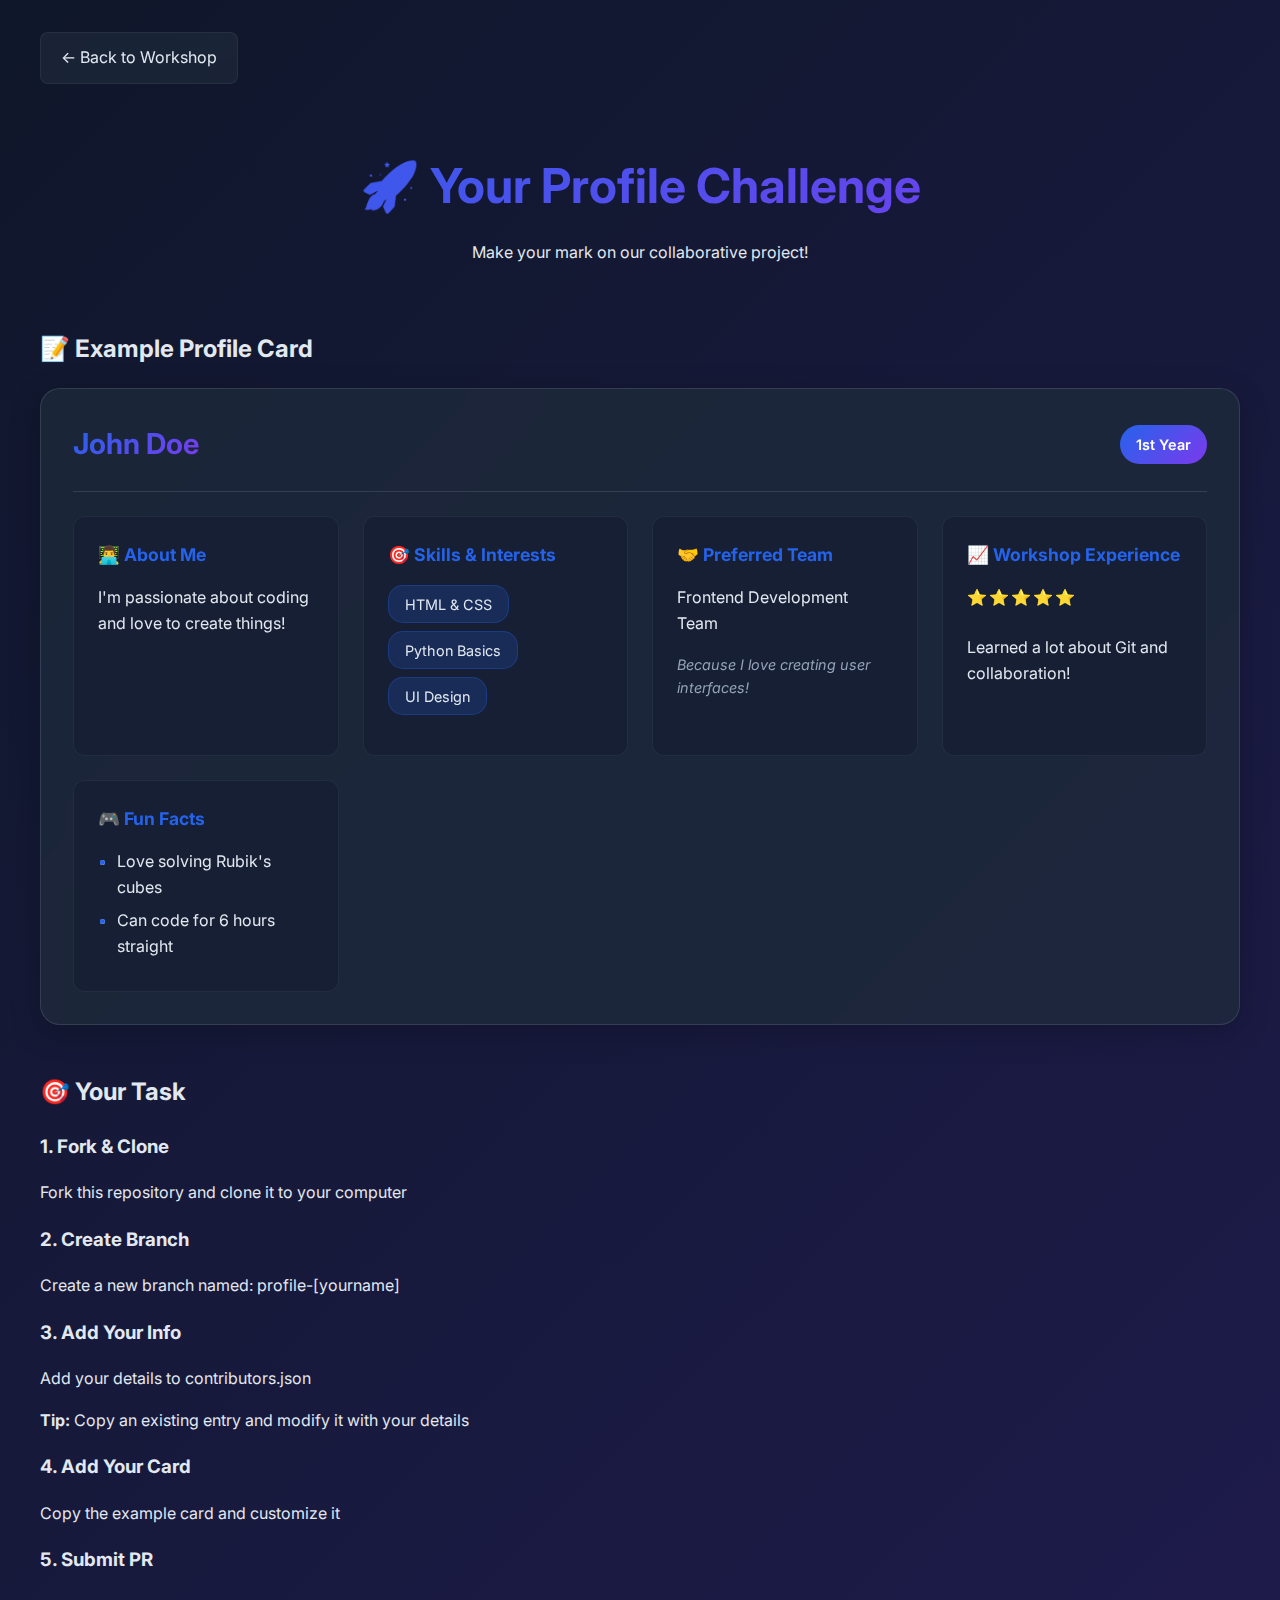
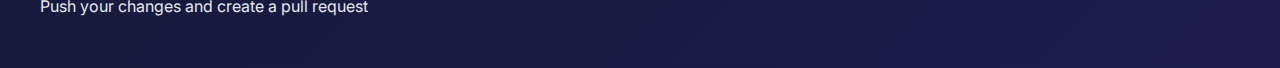
<file: challenge.html>
<!DOCTYPE html>
<html lang="en">
  <head>
    <meta charset="UTF-8" />
    <meta name="viewport" content="width=device-width, initial-scale=1.0" />
    <title>Workshop Challenge - Add Your Profile</title>
    <link rel="stylesheet" href="challenge.css" />
    <link
      href="https://fonts.googleapis.com/css2?family=Inter:wght@400;500;600;700&display=swap"
      rel="stylesheet"
    />
  </head>
  <body>
    <div class="container">
      <a href="index.html" class="back-button">← Back to Workshop</a>

      <header class="challenge-header">
        <h1>🚀 Your Profile Challenge</h1>
        <p class="subtitle">Make your mark on our collaborative project!</p>
      </header>

      <section class="profile-section">
        <h2>📝 Example Profile Card</h2>
        <div class="profile-card">
          <div class="profile-header">
            <h2>John Doe</h2>
            <span class="year-badge">1st Year</span>
          </div>

          <div class="profile-content">
            <div class="profile-item">
              <h3>👨‍💻 About Me</h3>
              <p>I'm passionate about coding and love to create things!</p>
            </div>

            <div class="profile-item">
              <h3>🎯 Skills & Interests</h3>
              <ul class="skills-list">
                <li>HTML & CSS</li>
                <li>Python Basics</li>
                <li>UI Design</li>
              </ul>
            </div>

            <div class="profile-item">
              <h3>🤝 Preferred Team</h3>
              <p>Frontend Development Team</p>
              <p class="reason">Because I love creating user interfaces!</p>
            </div>

            <div class="profile-item">
              <h3>📈 Workshop Experience</h3>
              <div class="rating">
                <span>⭐⭐⭐⭐⭐</span>
                <p>Learned a lot about Git and collaboration!</p>
              </div>
            </div>

            <div class="profile-item">
              <h3>🎮 Fun Facts</h3>
              <ul class="fun-facts">
                <li>Love solving Rubik's cubes</li>
                <li>Can code for 6 hours straight</li>
              </ul>
            </div>
          </div>
        </div>
      </section>

      <section class="instructions-section">
        <h2>🎯 Your Task</h2>
        <div class="steps-container">
          <div class="step-card">
            <h3>1. Fork & Clone</h3>
            <p>Fork this repository and clone it to your computer</p>
          </div>
          <div class="step-card">
            <h3>2. Create Branch</h3>
            <p>Create a new branch named: profile-[yourname]</p>
          </div>
          <div class="step-card">
            <h3>3. Add Your Info</h3>
            <p>Add your details to contributors.json</p>
            <div class="tip-notes">
              <strong>Tip:</strong> Copy an existing entry and modify it with
              your details
            </div>
          </div>
          <div class="step-card">
            <h3>4. Add Your Card</h3>
            <p>Copy the example card and customize it</p>
          </div>
          <div class="step-card">
            <h3>5. Submit PR</h3>
            <p>Push your changes and create a pull request</p>
          </div>
        </div>
      </section>
    </div>
  </body>
</html>
</file>
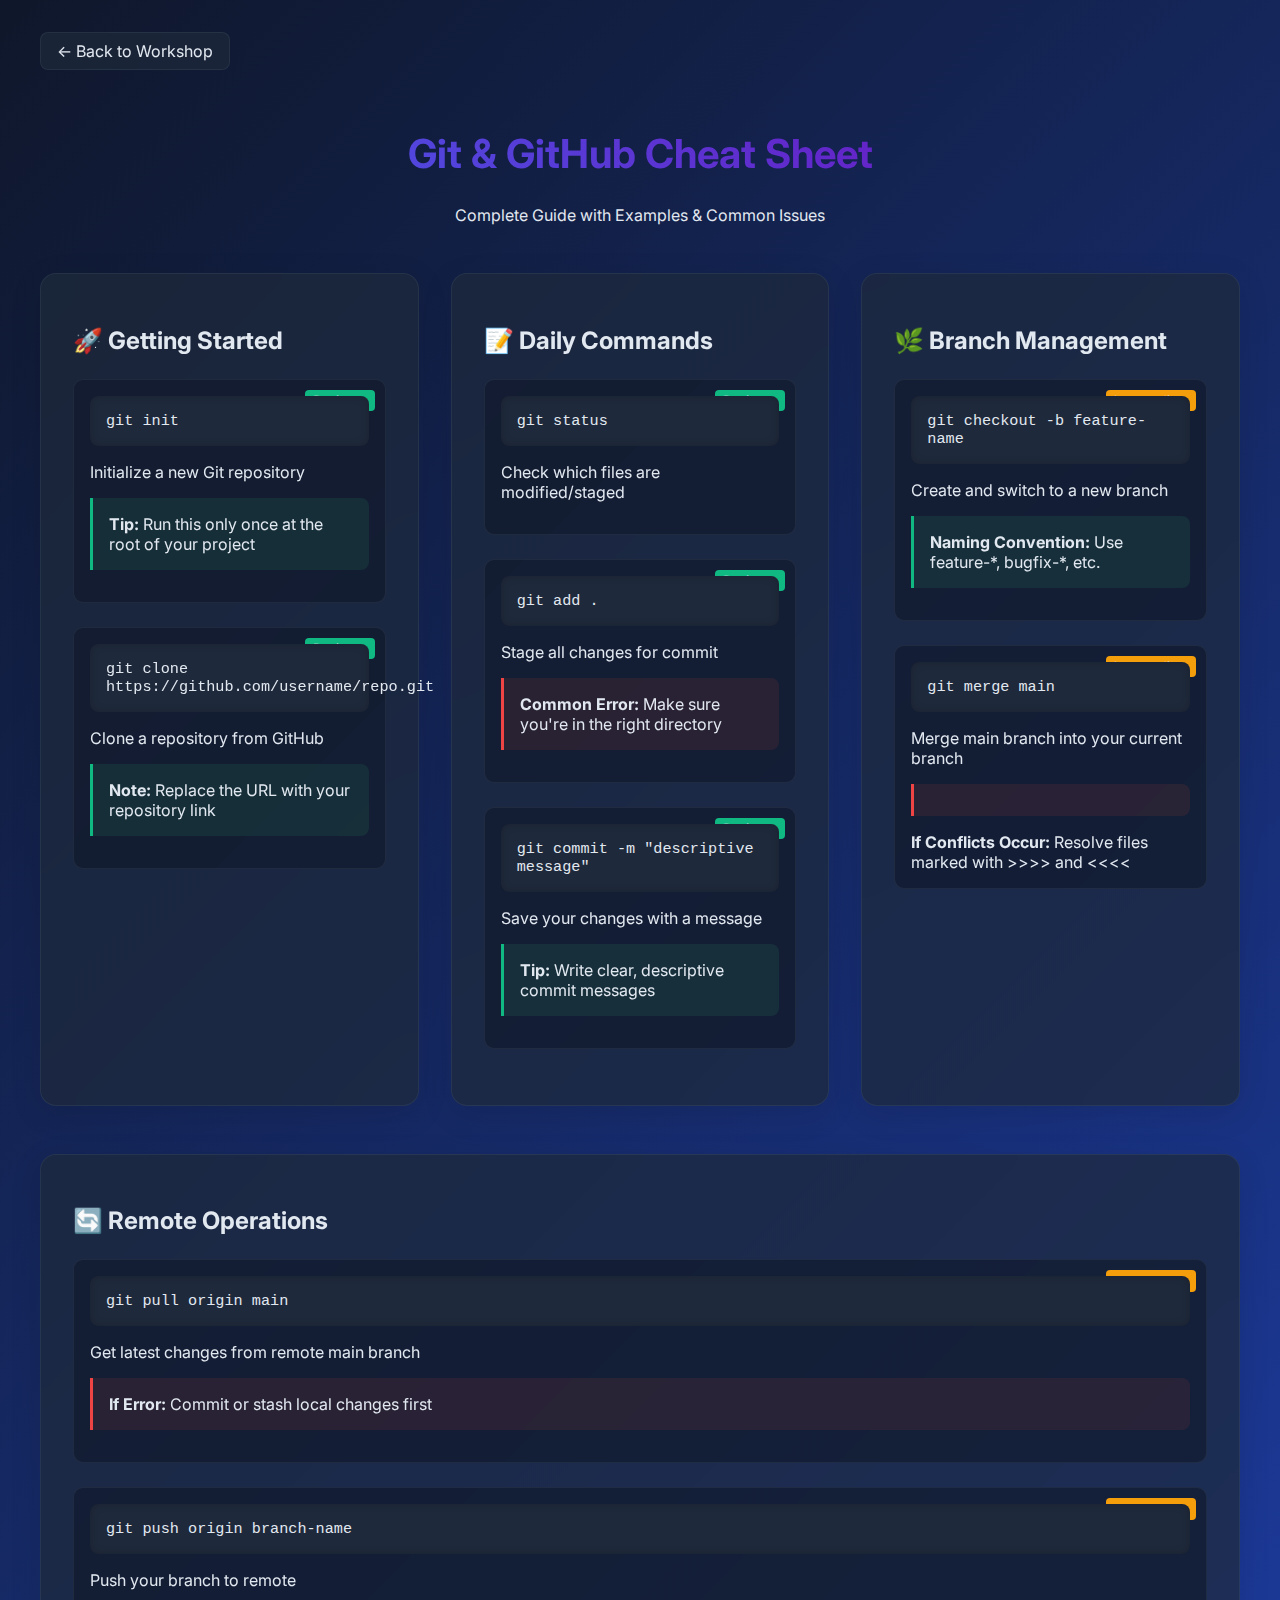
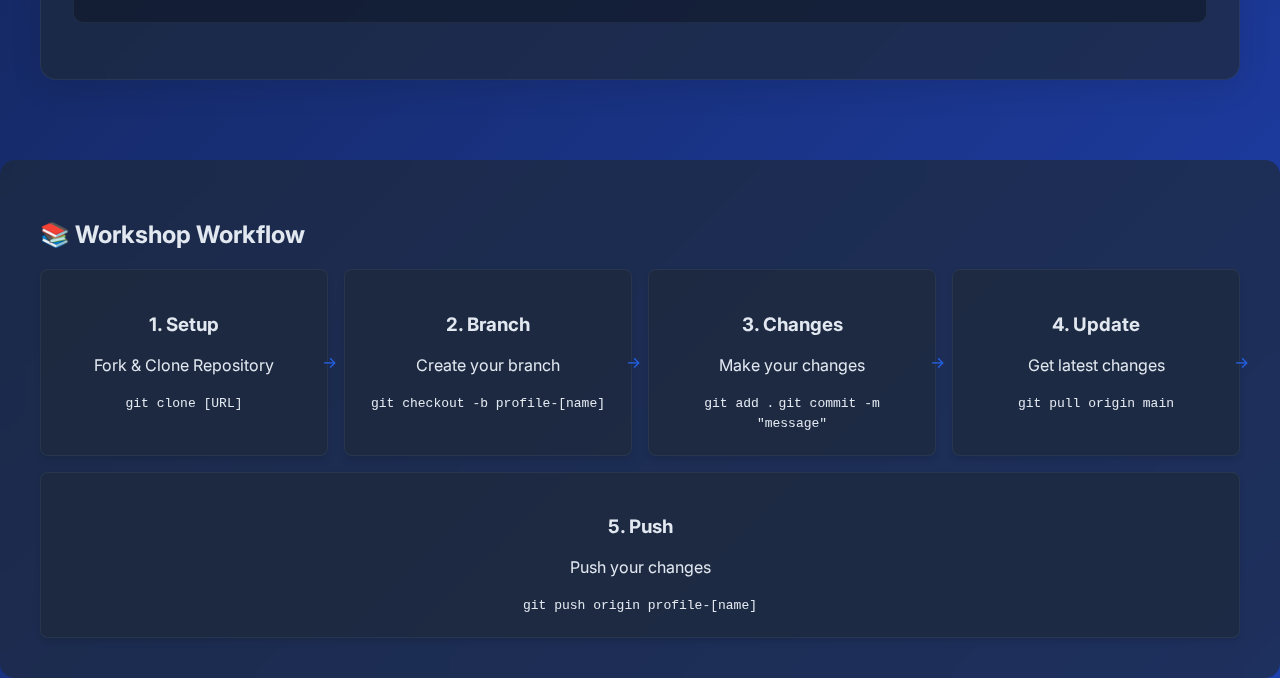
<file: git-guide.html>
<!DOCTYPE html>
<html lang="en">
  <head>
    <meta charset="UTF-8" />
    <meta name="viewport" content="width=device-width, initial-scale=1.0" />
    <title>Git & GitHub Guide</title>
    <link rel="stylesheet" href="git-guide.css" />
    <link href="https://fonts.googleapis.com/css2?family=Inter:wght@400;500;600;700&family=Fira+Code:wght@400;500&display=swap" rel="stylesheet">
  </head>
  <body>
    <div class="container">
      <a href="index.html" class="back-button">← Back to Workshop</a>

      <header class="guide-header">
        <h1>Git & GitHub Cheat Sheet</h1>
        <p class="subtitle">Complete Guide with Examples & Common Issues</p>
      </header>

      <div class="commands-grid">
        <div class="command-section">
          <h2>🚀 Getting Started</h2>
          <div class="command-card">
            <span class="difficulty beginner">Beginner</span>
            <code>git init</code>
            <button class="copy-button">Copy</button>
            <p>Initialize a new Git repository</p>
            <div class="tip-notes">
              <strong>Tip:</strong> Run this only once at the root of your project
            </div>
          </div>
          <div class="command-card">
            <span class="difficulty beginner">Beginner</span>
            <code>git clone https://github.com/username/repo.git</code>
            <button class="copy-button">Copy</button>
            <p>Clone a repository from GitHub</p>
            <div class="tip-notes">
              <strong>Note:</strong> Replace the URL with your repository link
            </div>
          </div>
        </div>

        <div class="command-section">
          <h2>📝 Daily Commands</h2>
          <div class="command-card">
            <span class="difficulty beginner">Beginner</span>
            <code>git status</code>
            <button class="copy-button">Copy</button>
            <p>Check which files are modified/staged</p>
          </div>
          <div class="command-card">
            <span class="difficulty beginner">Beginner</span>
            <code>git add .</code>
            <button class="copy-button">Copy</button>
            <p>Stage all changes for commit</p>
            <div class="error-notes">
              <strong>Common Error:</strong> Make sure you're in the right directory
            </div>
          </div>
          <div class="command-card">
            <span class="difficulty beginner">Beginner</span>
            <code>git commit -m "descriptive message"</code>
            <button class="copy-button">Copy</button>
            <p>Save your changes with a message</p>
            <div class="tip-notes">
              <strong>Tip:</strong> Write clear, descriptive commit messages
            </div>
          </div>
        </div>

        <div class="command-section">
          <h2>🌿 Branch Management</h2>
          <div class="command-card">
            <span class="difficulty intermediate">Intermediate</span>
            <code>git checkout -b feature-name</code>
            <button class="copy-button">Copy</button>
            <p>Create and switch to a new branch</p>
            <div class="tip-notes">
              <strong>Naming Convention:</strong> Use feature-*, bugfix-*, etc.
            </div>
          </div>
          <div class="command-card">
            <span class="difficulty intermediate">Intermediate</span>
            <code>git merge main</code>
            <button class="copy-button">Copy</button>
            <p>Merge main branch into your current branch</p>
            <div class="error-notes"></div>
              <strong>If Conflicts Occur:</strong> Resolve files marked with >>>> and <<<<
            </div>
          </div>
        </div>

        <div class="command-section">
          <h2>🔄 Remote Operations</h2>
          <div class="command-card">
            <span class="difficulty intermediate">Intermediate</span>
            <code>git pull origin main</code>
            <button class="copy-button">Copy</button>
            <p>Get latest changes from remote main branch</p>
            <div class="error-notes">
              <strong>If Error:</strong> Commit or stash local changes first
            </div>
          </div>
          <div class="command-card">
            <span class="difficulty intermediate">Intermediate</span>
            <code>git push origin branch-name</code>
            <button class="copy-button">Copy</button>
            <p>Push your branch to remote</p>
          </div>
        </div>
      </div>

      <div class="workflow-section">
        <h2>📚 Workshop Workflow</h2>
        <div class="workflow-steps">
          <div class="step">
            <h3>1. Setup</h3>
            <p>Fork & Clone Repository</p>
            <code>git clone [URL]</code>
          </div>
          <div class="step">
            <h3>2. Branch</h3>
            <p>Create your branch</p>
            <code>git checkout -b profile-[name]</code>
          </div>
          <div class="step">
            <h3>3. Changes</h3>
            <p>Make your changes</p>
            <code>git add .</code>
            <code>git commit -m "message"</code>
          </div>
          <div class="step">
            <h3>4. Update</h3>
            <p>Get latest changes</p>
            <code>git pull origin main</code>
          </div>
          <div class="step">
            <h3>5. Push</h3>
            <p>Push your changes</p>
            <code>git push origin profile-[name]</code>
          </div>
        </div>
      </div>
    </div>
    <script>
      document.querySelectorAll('.copy-button').forEach(button => {
        button.addEventListener('click', () => {
          const code = button.previousElementSibling.textContent;
          navigator.clipboard.writeText(code);
          button.textContent = 'Copied!';
          setTimeout(() => {
            button.textContent = 'Copy';
          }, 2000);
        });
      });
    </script>
  </body>
</html>
</file>
<file: challenge.css>
:root {
  --primary: #2563eb;
  --primary-dark: #1e40af;
  --secondary: #7c3aed;
  --background: #0f172a;
  --surface: rgba(30, 41, 59, 0.7);
  --surface-dark: rgba(15, 23, 42, 0.6);
  --border: rgba(148, 163, 184, 0.1);
  --text: #e2e8f0;
  --text-secondary: #94a3b8;
  --success: #10b981;
  --warning: #f59e0b;
  --error: #ef4444;
  --gradient: linear-gradient(135deg, var(--primary), var(--secondary));
}

body {
  background: linear-gradient(135deg, var(--background), #1e1b4b);
  color: var(--text);
  font-family: 'Inter', sans-serif;
  line-height: 1.6;
  min-height: 100vh;
  margin: 0;
}

.container {
  max-width: 1200px;
  margin: 0 auto;
  padding: 2rem;
}

.back-button {
  display: inline-flex;
  align-items: center;
  gap: 0.5rem;
  color: var(--text);
  text-decoration: none;
  padding: 0.75rem 1.25rem;
  background: var(--surface);
  border-radius: 8px;
  border: 1px solid var(--border);
  backdrop-filter: blur(12px);
  transition: all 0.3s ease;
}

.back-button:hover {
  transform: translateY(-2px);
  border-color: var(--primary);
  box-shadow: 0 4px 20px rgba(37, 99, 235, 0.2);
}

.challenge-header {
  text-align: center;
  margin: 4rem 0;
  animation: fadeIn 1s ease;
}

.challenge-header h1 {
  font-size: 3rem;
  margin-bottom: 1rem;
  background: var(--gradient);
  -webkit-background-clip: text;
  -webkit-text-fill-color: transparent;
}

.challenge-grid {
  display: grid;
  grid-template-columns: repeat(auto-fit, minmax(320px, 1fr));
  gap: 2rem;
  margin-top: 3rem;
}

.challenge-card {
  background: var(--surface);
  backdrop-filter: blur(12px);
  border-radius: 16px;
  border: 1px solid var(--border);
  padding: 2rem;
  transition: all 0.3s cubic-bezier(0.4, 0, 0.2, 1);
}

.challenge-card:hover {
  transform: translateY(-4px);
  border-color: var(--primary);
  box-shadow: 0 8px 32px rgba(37, 99, 235, 0.15);
}

.card-header {
  display: flex;
  align-items: center;
  gap: 1rem;
  margin-bottom: 1.5rem;
  padding-bottom: 1rem;
  border-bottom: 1px solid var(--border);
}

.card-header i {
  font-size: 1.5rem;
  color: var(--primary);
}

.task-list {
  display: flex;
  flex-direction: column;
  gap: 1.25rem;
}

.task {
  background: var(--surface-dark);
  border-radius: 12px;
  padding: 1.25rem;
  display: flex;
  gap: 1rem;
  align-items: flex-start;
  border: 1px solid var(--border);
  transition: all 0.3s ease;
}

.task:hover {
  border-color: var(--primary);
  transform: translateX(4px);
}

.task-number {
  background: var(--primary);
  color: white;
  width: 32px;
  height: 32px;
  border-radius: 50%;
  display: flex;
  align-items: center;
  justify-content: center;
  font-weight: 600;
  flex-shrink: 0;
}

.submission-steps {
  display: grid;
  grid-template-columns: repeat(3, 1fr);
  gap: 1.5rem;
  margin-top: 1rem;
}

.step {
  background: var(--surface-dark);
  border-radius: 12px;
  padding: 1.5rem;
  text-align: center;
  border: 1px solid var(--border);
  transition: all 0.3s ease;
}

.step:hover {
  transform: translateY(-4px);
  border-color: var(--primary);
}

.step-icon {
  width: 48px;
  height: 48px;
  background: var(--gradient);
  border-radius: 50%;
  display: flex;
  align-items: center;
  justify-content: center;
  margin: 0 auto 1rem;
}

.step-icon i {
  color: white;
  font-size: 1.25rem;
}

.profile-section {
  margin: 3rem 0;
}

.profile-card {
  background: rgba(30, 41, 59, 0.8);
  border-radius: 20px;
  backdrop-filter: blur(10px);
  padding: 2rem;
  border: 1px solid rgba(148, 163, 184, 0.2);
  box-shadow: 0 8px 32px rgba(0, 0, 0, 0.2);
  transition: all 0.3s ease;
}

.profile-card:hover {
  transform: translateY(-5px);
  box-shadow: 0 12px 40px rgba(37, 99, 235, 0.2);
  border-color: var(--primary);
}

.profile-header {
  display: flex;
  justify-content: space-between;
  align-items: center;
  padding-bottom: 1.5rem;
  margin-bottom: 1.5rem;
  border-bottom: 1px solid rgba(148, 163, 184, 0.2);
}

.profile-header h2 {
  font-size: 1.8rem;
  background: var(--gradient);
  -webkit-background-clip: text;
  -webkit-text-fill-color: transparent;
  margin: 0;
}

.year-badge {
  background: var(--gradient);
  color: white;
  padding: 0.5rem 1rem;
  border-radius: 20px;
  font-size: 0.9rem;
  font-weight: 600;
}

.profile-content {
  display: grid;
  grid-template-columns: repeat(auto-fit, minmax(250px, 1fr));
  gap: 1.5rem;
}

.profile-item {
  background: rgba(15, 23, 42, 0.4);
  border-radius: 12px;
  padding: 1.5rem;
  border: 1px solid rgba(148, 163, 184, 0.1);
  transition: all 0.3s ease;
}

.profile-item:hover {
  background: rgba(15, 23, 42, 0.6);
  border-color: var(--primary);
}

.profile-item h3 {
  font-size: 1.1rem;
  margin-top: 0;
  margin-bottom: 1rem;
  color: var(--primary);
  display: flex;
  align-items: center;
  gap: 0.5rem;
}

.skills-list {
  display: flex;
  flex-wrap: wrap;
  gap: 0.5rem;
  padding: 0;
  list-style: none;
}

.skills-list li {
  background: rgba(37, 99, 235, 0.2);
  padding: 0.4rem 1rem;
  border-radius: 15px;
  font-size: 0.9rem;
  border: 1px solid rgba(37, 99, 235, 0.3);
}

.rating {
  display: flex;
  flex-direction: column;
  gap: 0.5rem;
}

.rating span {
  color: #fbbf24;
  letter-spacing: 2px;
}

.fun-facts {
  padding-left: 1.2rem;
  margin: 0;
}

.fun-facts li {
  margin-bottom: 0.5rem;
  position: relative;
}

.fun-facts li::before {
  content: '•';
  color: var(--primary);
  position: absolute;
  left: -1.2rem;
}

.reason {
  font-style: italic;
  color: var(--text-secondary);
  font-size: 0.9rem;
  margin-top: 0.5rem;
}

@keyframes fadeIn {
  from { opacity: 0; transform: translateY(20px); }
  to { opacity: 1; transform: translateY(0); }
}

@media (max-width: 768px) {
  .container {
    padding: 1rem;
  }

  .challenge-header h1 {
    font-size: 2rem;
  }

  .submission-steps {
    grid-template-columns: 1fr;
  }

  .challenge-grid {
    grid-template-columns: 1fr;
  }

  .step {
    padding: 1.25rem;
  }
}
</file>
<file: git-guide.css>
:root {
  --primary-color: #2563eb;
  --secondary-color: #1e40af;
  --background-color: #0f172a;
  --text-color: #e2e8f0;
  --card-background: rgba(30, 41, 59, 0.7);
  --glass-border: rgba(148, 163, 184, 0.1);
  --success-color: #10b981;
  --warning-color: #f59e0b;
  --error-color: #ef4444;
  --code-bg: #1e293b;
}

body {
  background: linear-gradient(135deg, var(--background-color), var(--secondary-color));
  color: var(--text-color);
  min-height: 100vh;
  margin: 0;
  font-family: 'Inter', sans-serif;
}

.container {
  max-width: 1200px;
  margin: 0 auto;
  padding: 2rem;
}

.back-button {
  display: inline-block;
  color: var(--text-color);
  text-decoration: none;
  margin-bottom: 2rem;
  padding: 0.5rem 1rem;
  border-radius: 8px;
  background: var(--card-background);
  backdrop-filter: blur(10px);
  border: 1px solid var(--glass-border);
  transition: all 0.3s ease;
}

.guide-header {
  text-align: center;
  margin-bottom: 3rem;
  animation: fadeIn 1s ease;
}

.guide-header h1 {
  font-size: 2.5rem;
  background: linear-gradient(45deg, #4361ee, #7209b7);
  -webkit-background-clip: text;
  -webkit-text-fill-color: transparent;
}

.commands-grid {
  display: grid;
  grid-template-columns: repeat(auto-fit, minmax(300px, 1fr));
  gap: 2rem;
  margin-bottom: 3rem;
}

.command-section {
  background: var(--card-background);
  backdrop-filter: blur(12px);
  border-radius: 16px;
  padding: 2rem;
  border: 1px solid var(--glass-border);
  box-shadow: 0 8px 32px rgba(0, 0, 0, 0.1);
  transition: transform 0.3s ease;
}

.command-section:hover {
  transform: translateY(-4px);
}

.command-card {
  background: rgba(15, 23, 42, 0.6);
  border: 1px solid var(--glass-border);
  border-radius: 10px;
  padding: 1rem;
  margin: 1.5rem 0;
  position: relative;
}

.command-card code {
  display: block;
  padding: 1rem;
  background: var(--code-bg);
  border-radius: 8px;
  margin-bottom: 0.5rem;
  position: relative;
  font-family: 'JetBrains Mono', monospace;
  font-size: 0.95rem;
  box-shadow: inset 0 0 8px rgba(0, 0, 0, 0.2);
}

.copy-button {
  position: absolute;
  right: 10px;
  top: 10px;
  background: var(--primary-color);
  border: none;
  border-radius: 6px;
  padding: 0.4rem 0.8rem;
  color: white;
  cursor: pointer;
  opacity: 0;
  transition: opacity 0.3s ease;
  box-shadow: 0 2px 4px rgba(0, 0, 0, 0.1);
}

.copy-button:hover {
  background: var(--secondary-color);
  transform: scale(1.05);
}

.command-card:hover .copy-button {
  opacity: 1;
}

.difficulty {
  position: absolute;
  top: 10px;
  right: 10px;
  padding: 0.2rem 0.5rem;
  border-radius: 4px;
  font-size: 0.8rem;
}

.beginner { background: var(--success-color); }
.intermediate { background: var(--warning-color); }
.advanced { background: var(--error-color); }

.error-notes {
  background: rgba(231, 76, 60, 0.1);
  border-left: 3px solid var(--error-color);
  padding: 1rem;
  margin: 1rem 0;
  border-radius: 0 8px 8px 0;
}

.tip-notes {
  background: rgba(46, 204, 113, 0.1);
  border-left: 3px solid var(--success-color);
  padding: 1rem;
  margin: 1rem 0;
  border-radius: 0 8px 8px 0;
}

.workflow-section {
  background: var(--card-background);
  backdrop-filter: blur(10px);
  border-radius: 15px;
  padding: 2.5rem;
  margin-top: 3rem;
}

.workflow-steps {
  display: flex;
  flex-wrap: wrap;
  gap: 1rem;
  margin-top: 1rem;
}

.step {
  background: var(--card-background);
  border: 1px solid var(--glass-border);
  padding: 1.5rem;
  border-radius: 8px;
  flex: 1;
  min-width: 200px;
  text-align: center;
  position: relative;
  box-shadow: 0 4px 6px rgba(0, 0, 0, 0.1);
  transition: all 0.3s ease;
}

.step:hover {
  transform: translateY(-2px);
  box-shadow: 0 6px 12px rgba(0, 0, 0, 0.15);
}

.step::after {
  content: '→';
  position: absolute;
  right: -10px;
  top: 50%;
  transform: translateY(-50%);
  color: var(--primary-color);
}

.step:last-child::after {
  display: none;
}

@keyframes fadeIn {
  from { opacity: 0; }
  to { opacity: 1; }
}

@keyframes slideUp {
  from {
    opacity: 0;
    transform: translateY(20px);
  }
  to {
    opacity: 1;
    transform: translateY(0);
  }
}

@media (max-width: 768px) {
  .container {
    padding: 1.5rem;
  }
  
  .workflow-steps {
    flex-direction: column;
  }
  
  .step::after {
    content: '↓';
    right: 50%;
    bottom: -20px;
    top: auto;
    transform: translateX(50%);
  }
  
  .command-section {
    padding: 1.5rem;
  }
  
  .guide-header h1 {
    font-size: 2rem;
  }
}
</file>
